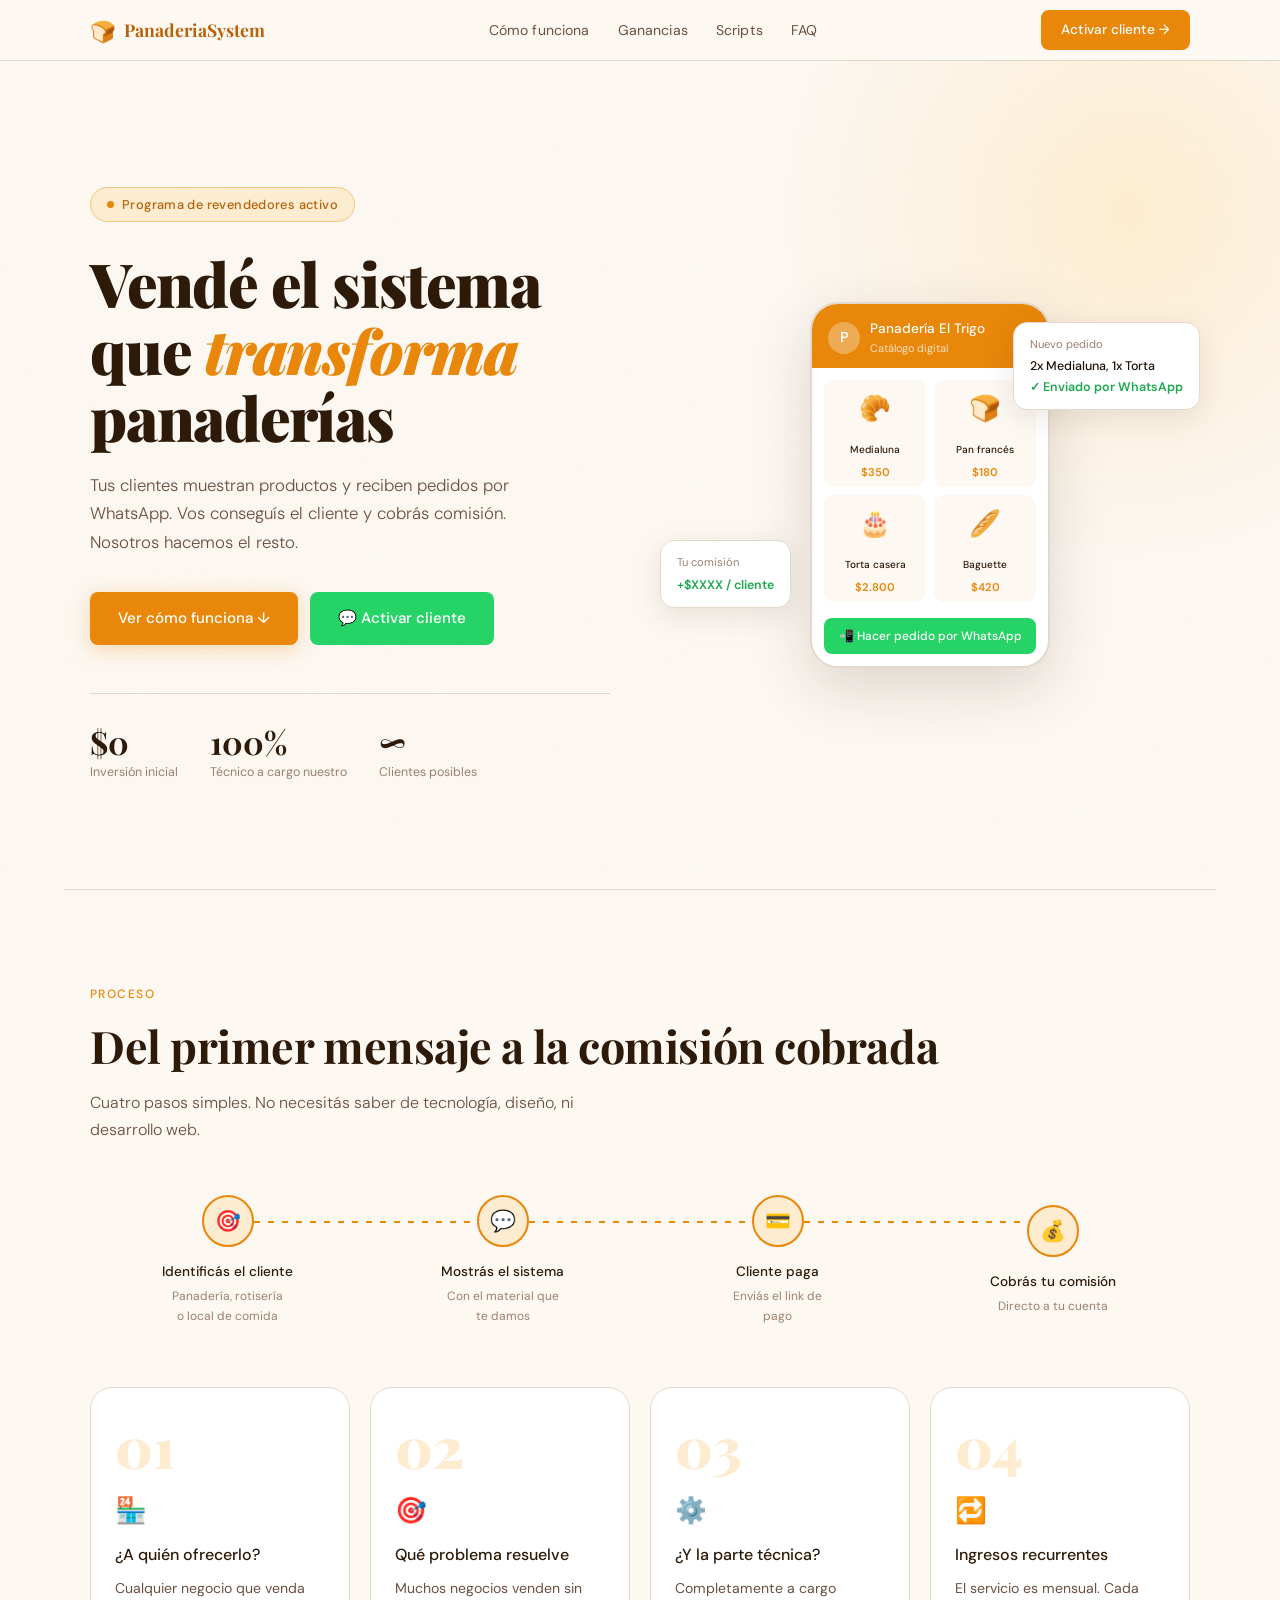
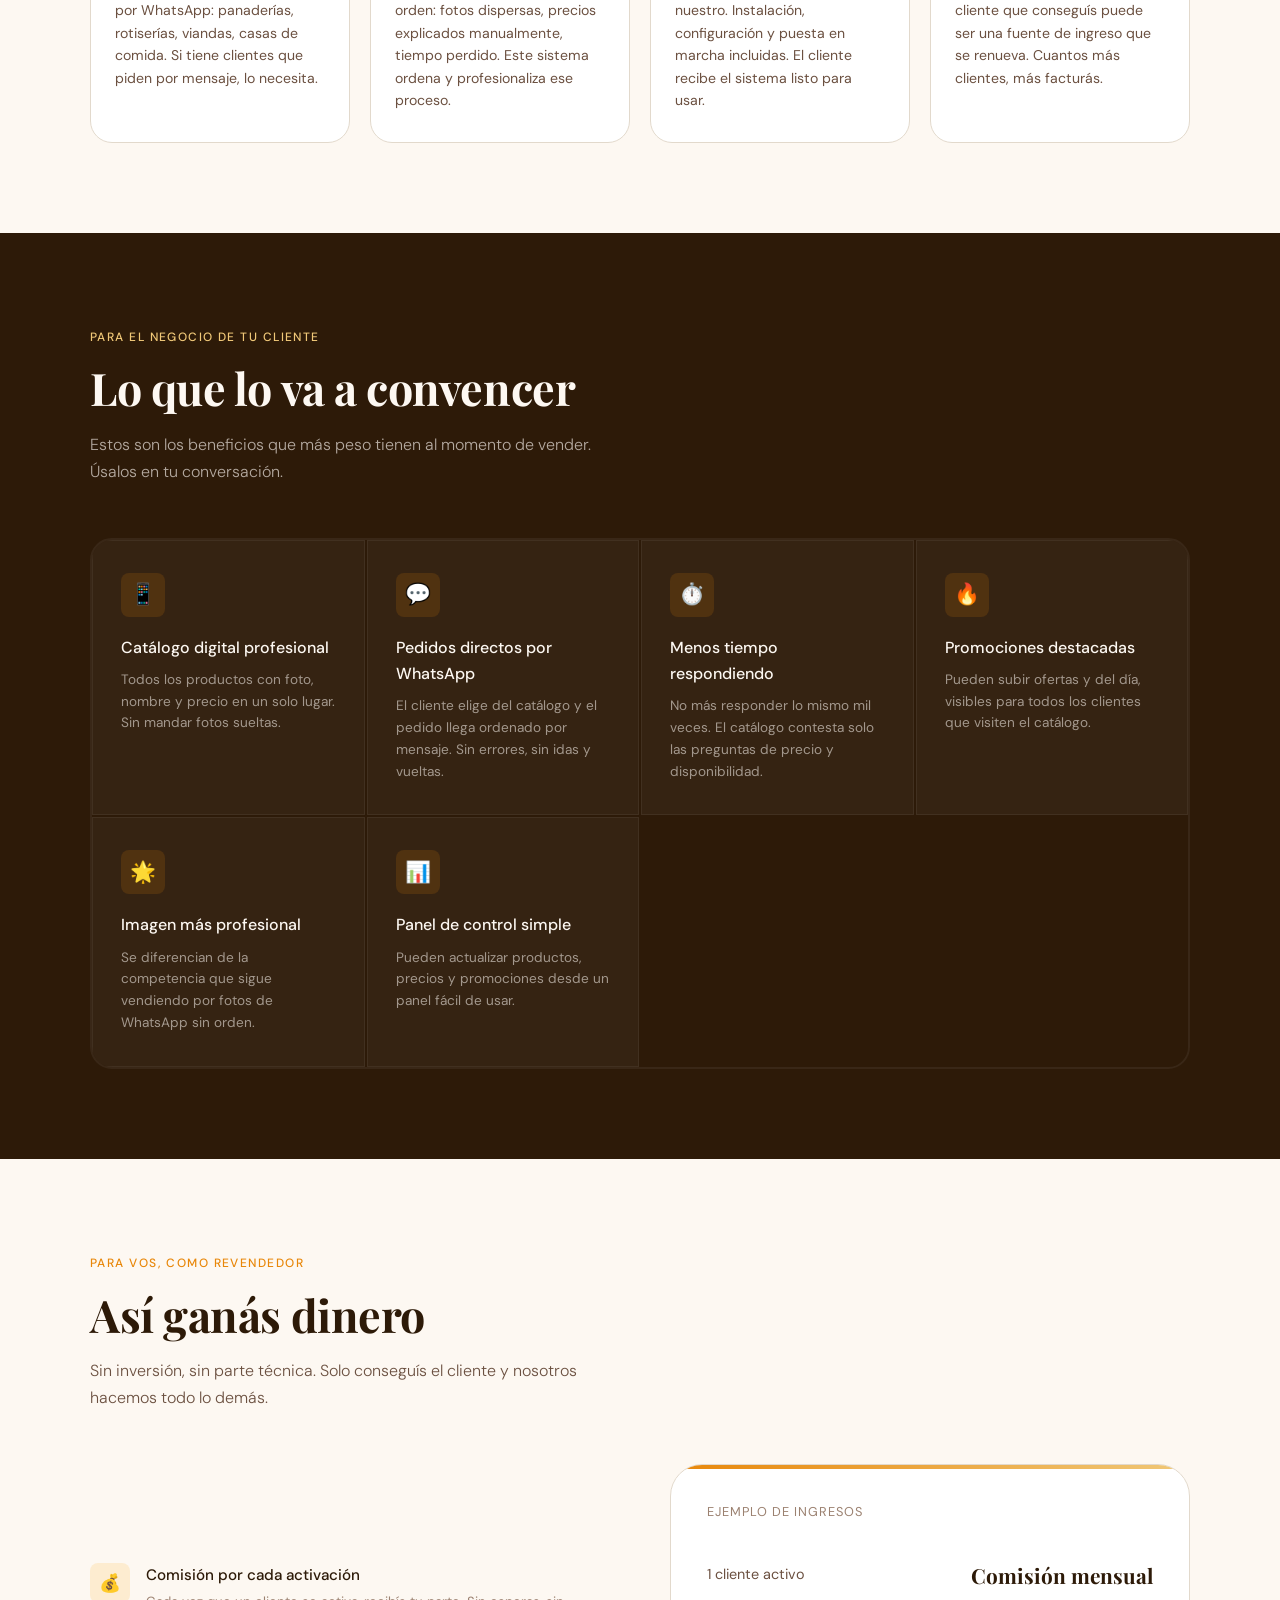
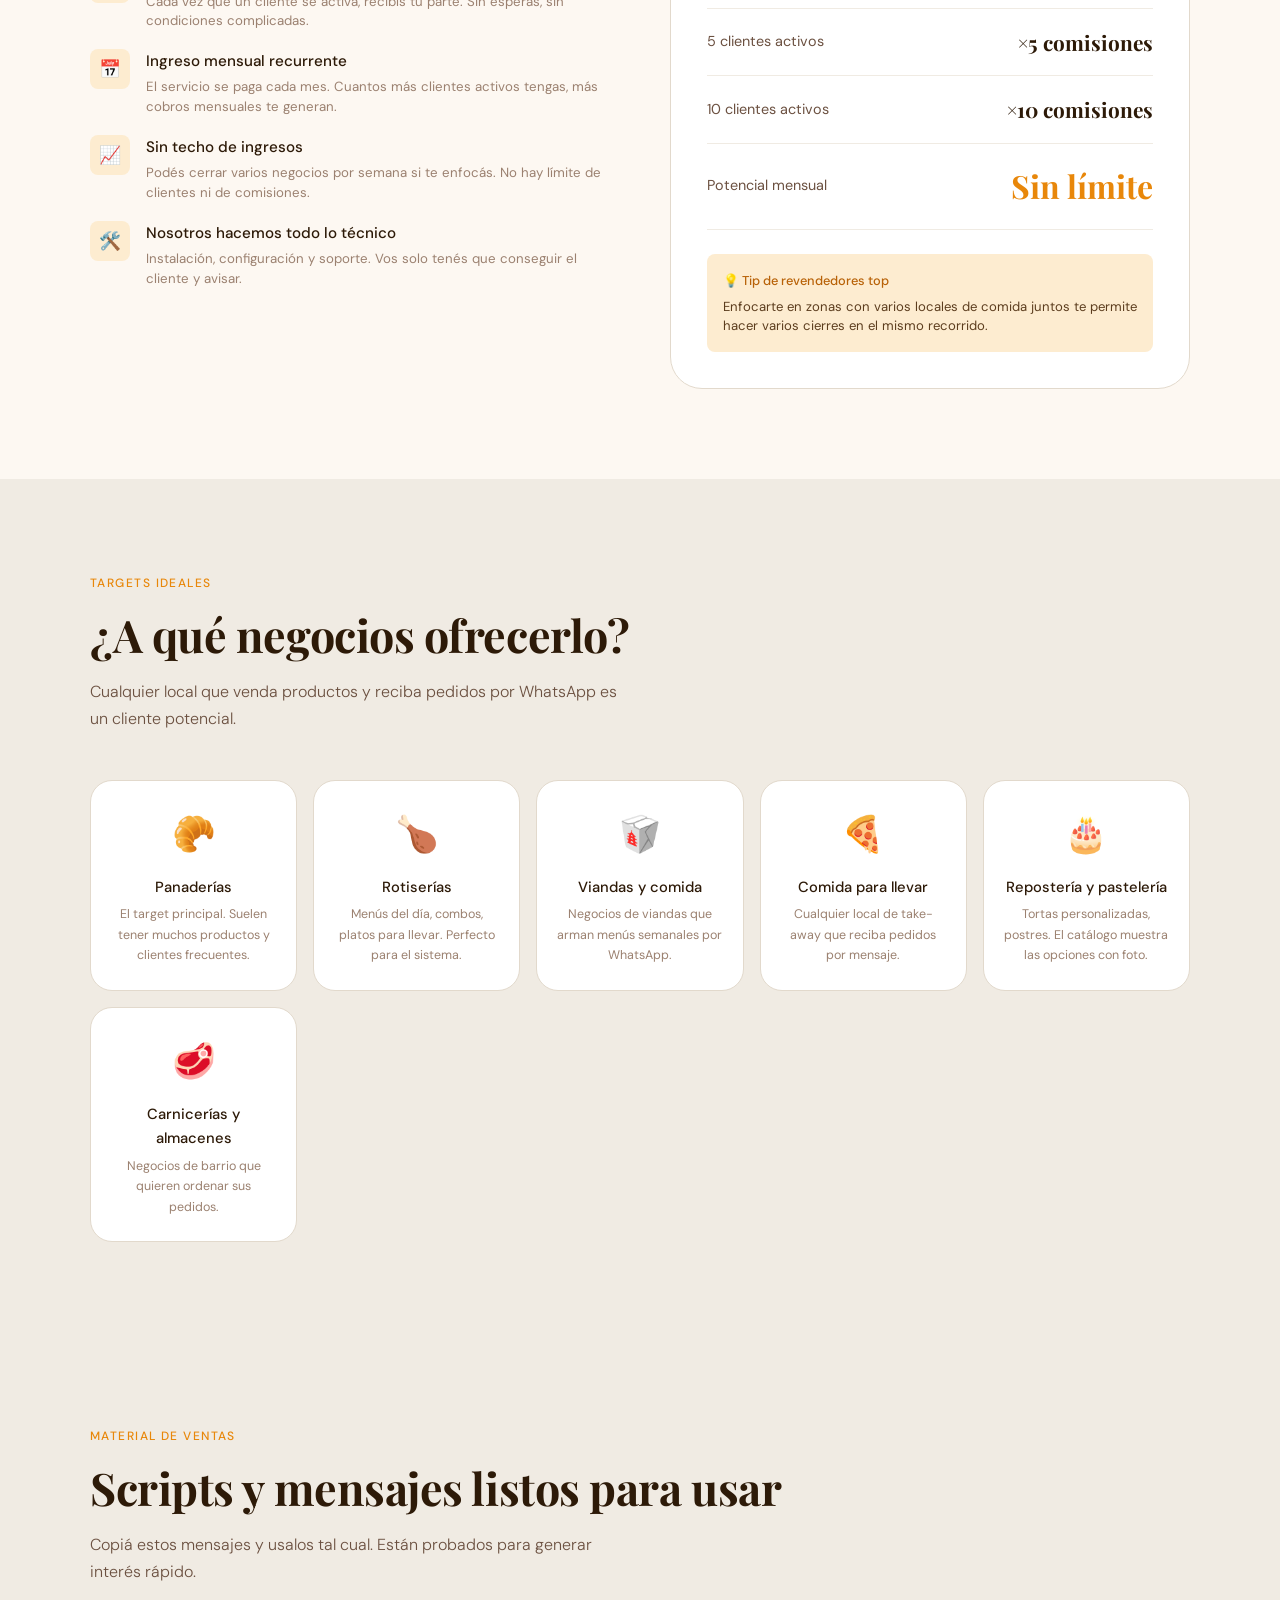
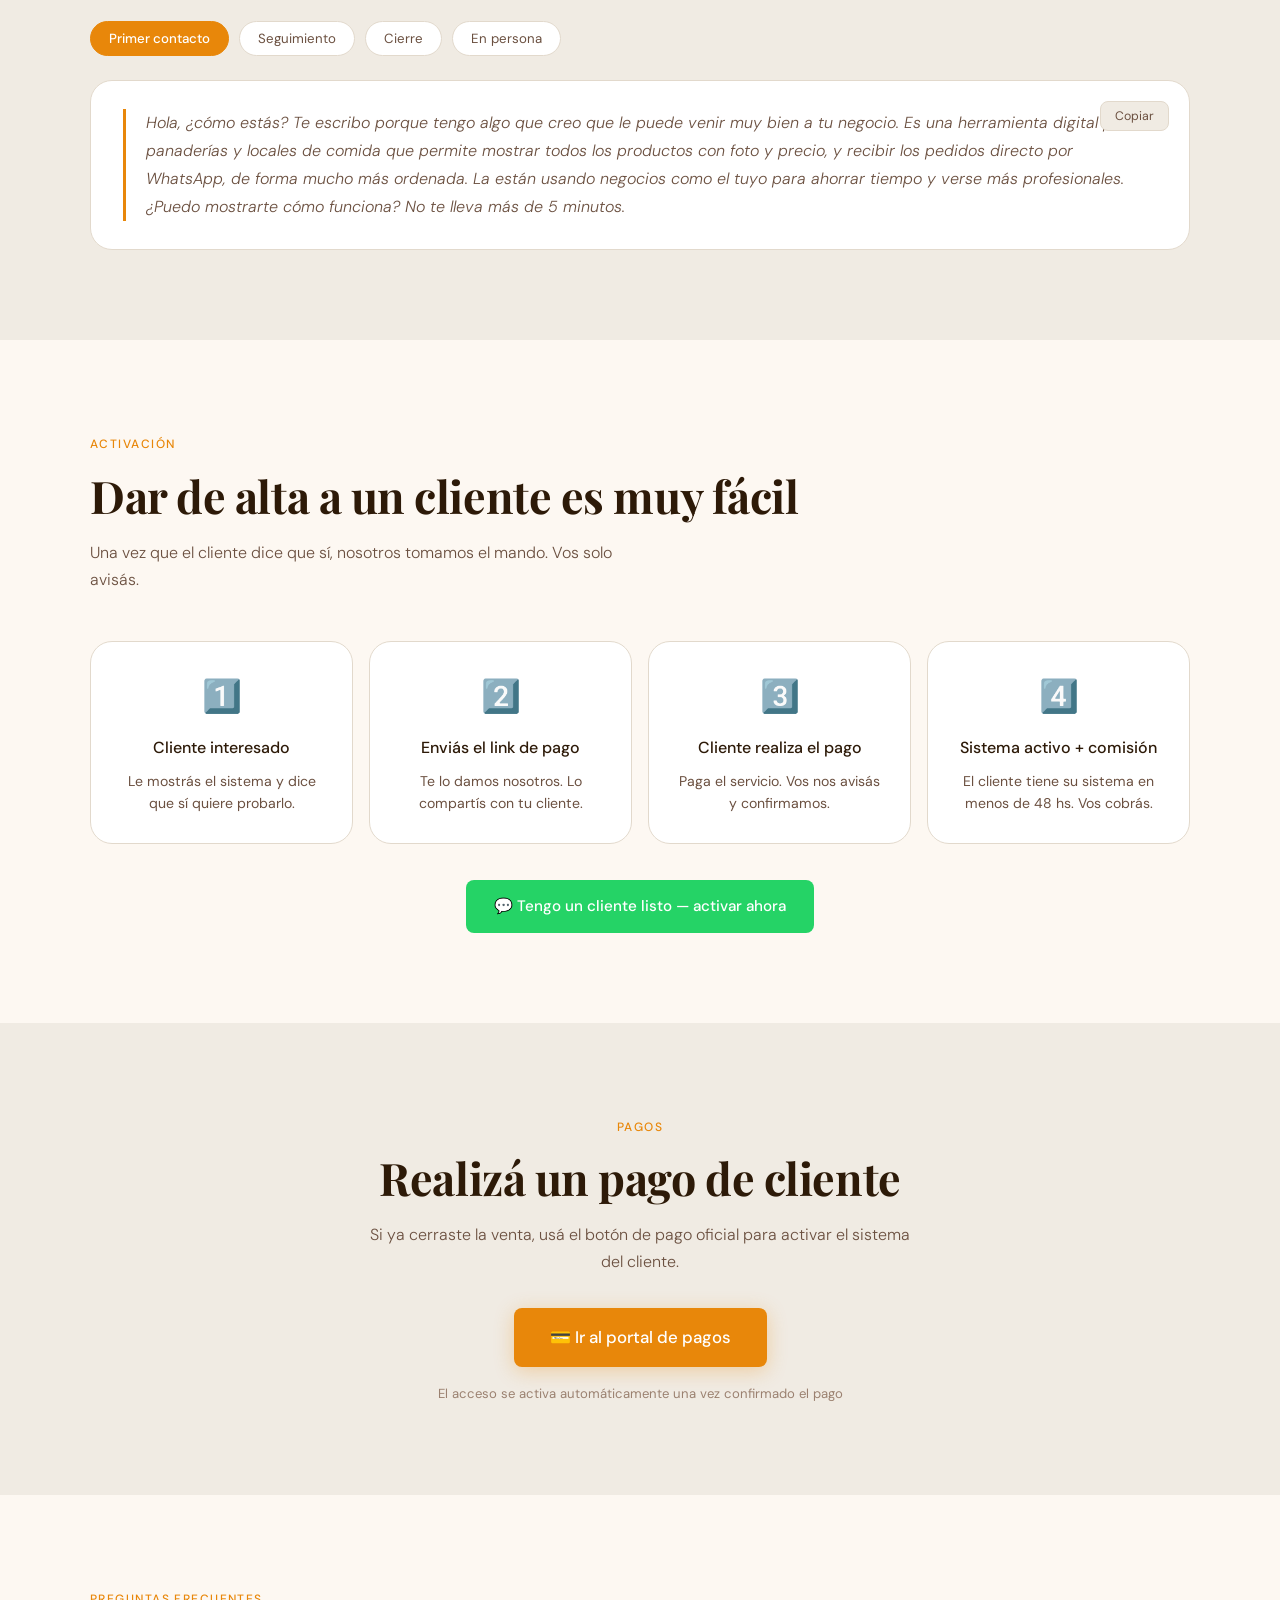
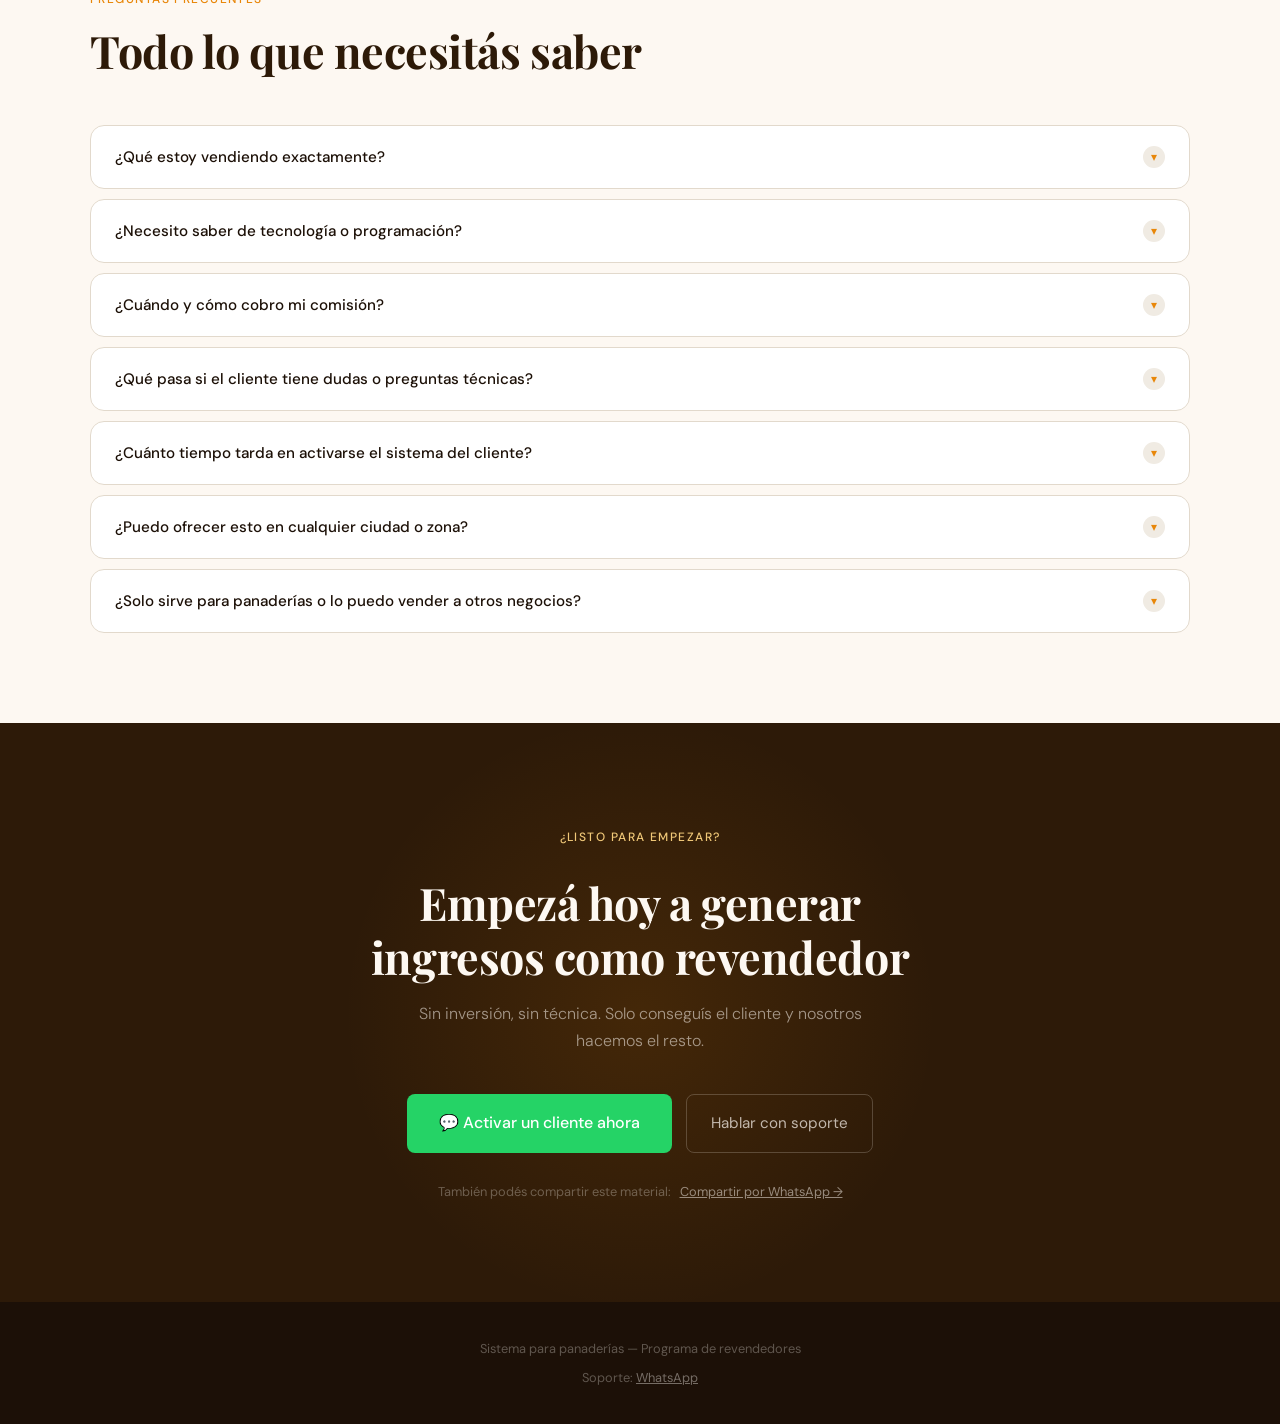
<file: landing.html>
<!DOCTYPE html>
<html lang="es">
<head>
<meta charset="UTF-8">
<meta name="viewport" content="width=device-width, initial-scale=1.0">
<title>Sistema para Panaderías — Revendedores</title>
<link rel="preconnect" href="https://fonts.googleapis.com">
<link href="https://fonts.googleapis.com/css2?family=Playfair+Display:wght@700;900&family=DM+Sans:wght@300;400;500&display=swap" rel="stylesheet">
<style>
:root {
  --cream: #fdf8f2;
  --warm-white: #fffcf8;
  --amber: #e8870a;
  --amber-light: #fdecd0;
  --amber-dark: #b86208;
  --brown: #2d1a08;
  --brown-mid: #5c3d1e;
  --brown-light: #9b6b3c;
  --gray-soft: #f0ebe3;
  --gray-border: #e2d9cc;
  --green-wa: #25D366;
  --green-wa-dark: #1da851;
  --text-primary: #1c1007;
  --text-secondary: #6b5040;
  --text-muted: #9b8170;
  --radius-sm: 8px;
  --radius-md: 14px;
  --radius-lg: 22px;
  --radius-xl: 32px;
}

*, *::before, *::after { margin: 0; padding: 0; box-sizing: border-box; }

html { scroll-behavior: smooth; font-size: 16px; }

body {
  font-family: 'DM Sans', sans-serif;
  background: var(--cream);
  color: var(--text-primary);
  line-height: 1.65;
  overflow-x: hidden;
}

/* ──────────── NOISE TEXTURE OVERLAY ──────────── */
body::before {
  content: '';
  position: fixed;
  inset: 0;
  background-image: url("data:image/svg+xml,%3Csvg xmlns='http://www.w3.org/2000/svg' width='300' height='300'%3E%3Cfilter id='n'%3E%3CfeTurbulence type='fractalNoise' baseFrequency='0.75' numOctaves='4' stitchTiles='stitch'/%3E%3C/filter%3E%3Crect width='300' height='300' filter='url(%23n)' opacity='0.03'/%3E%3C/svg%3E");
  pointer-events: none;
  z-index: 0;
}

/* ──────────── NAV ──────────── */
nav {
  position: sticky; top: 0; z-index: 100;
  background: rgba(253,248,242,0.92);
  backdrop-filter: blur(12px);
  border-bottom: 1px solid var(--gray-border);
  padding: 0 5%;
}
.nav-inner {
  max-width: 1100px; margin: auto;
  display: flex; align-items: center;
  justify-content: space-between;
  height: 60px;
}
.nav-logo {
  font-family: 'Playfair Display', serif;
  font-size: 1.1rem; font-weight: 700;
  color: var(--amber-dark);
  text-decoration: none;
  display: flex; align-items: center; gap: 8px;
}
.nav-logo span { font-size: 1.3rem; }
.nav-links { display: flex; gap: 28px; list-style: none; }
.nav-links a {
  font-size: 0.88rem; font-weight: 400;
  color: var(--text-secondary);
  text-decoration: none;
  letter-spacing: 0.01em;
  transition: color 0.2s;
}
.nav-links a:hover { color: var(--amber); }
.nav-cta {
  background: var(--amber); color: white;
  padding: 9px 20px; border-radius: var(--radius-sm);
  font-size: 0.85rem; font-weight: 500;
  text-decoration: none;
  transition: background 0.2s, transform 0.15s;
  white-space: nowrap;
}
.nav-cta:hover { background: var(--amber-dark); transform: translateY(-1px); }
.hamburger { display: none; cursor: pointer; flex-direction: column; gap: 5px; }
.hamburger span { width: 24px; height: 2px; background: var(--brown); border-radius: 2px; transition: all 0.3s; }

/* ──────────── HERO ──────────── */
.hero {
  min-height: 92vh;
  padding: 80px 5% 60px;
  display: flex; align-items: center;
  position: relative; overflow: hidden;
}
.hero-bg-circle {
  position: absolute;
  width: 700px; height: 700px;
  border-radius: 50%;
  background: radial-gradient(circle, #fdecd0 0%, transparent 70%);
  top: -200px; right: -200px;
  pointer-events: none;
}
.hero-inner {
  max-width: 1100px; margin: auto; width: 100%;
  display: grid; grid-template-columns: 1fr 1fr; gap: 60px; align-items: center;
  position: relative; z-index: 1;
}
.hero-badge {
  display: inline-flex; align-items: center; gap: 8px;
  background: var(--amber-light); color: var(--amber-dark);
  border: 1px solid #f0c878; border-radius: 100px;
  padding: 6px 16px; font-size: 0.8rem; font-weight: 500;
  margin-bottom: 28px; letter-spacing: 0.03em;
}
.hero-badge-dot {
  width: 7px; height: 7px; border-radius: 50%;
  background: var(--amber);
  animation: pulse 2s infinite;
}
@keyframes pulse {
  0%, 100% { opacity: 1; transform: scale(1); }
  50% { opacity: 0.5; transform: scale(1.4); }
}
.hero h1 {
  font-family: 'Playfair Display', serif;
  font-size: clamp(2.4rem, 5vw, 3.8rem);
  font-weight: 900;
  line-height: 1.1;
  letter-spacing: -0.02em;
  color: var(--brown);
  margin-bottom: 20px;
}
.hero h1 em {
  font-style: italic;
  color: var(--amber);
}
.hero-sub {
  font-size: 1.05rem;
  color: var(--text-secondary);
  max-width: 440px;
  margin-bottom: 36px;
  font-weight: 300;
  line-height: 1.7;
}
.hero-actions { display: flex; gap: 12px; flex-wrap: wrap; }
.btn-primary {
  display: inline-flex; align-items: center; gap: 8px;
  background: var(--amber); color: white;
  padding: 14px 28px; border-radius: var(--radius-sm);
  font-size: 0.95rem; font-weight: 500;
  text-decoration: none; border: none; cursor: pointer;
  transition: background 0.2s, transform 0.15s, box-shadow 0.2s;
  box-shadow: 0 4px 20px rgba(232,135,10,0.3);
}
.btn-primary:hover {
  background: var(--amber-dark);
  transform: translateY(-2px);
  box-shadow: 0 8px 30px rgba(232,135,10,0.35);
}
.btn-secondary {
  display: inline-flex; align-items: center; gap: 8px;
  background: transparent; color: var(--text-secondary);
  padding: 14px 24px; border-radius: var(--radius-sm);
  font-size: 0.95rem; font-weight: 400;
  text-decoration: none; border: 1.5px solid var(--gray-border);
  transition: all 0.2s; cursor: pointer;
}
.btn-secondary:hover {
  border-color: var(--amber);
  color: var(--amber);
  background: var(--amber-light);
}
.btn-whatsapp {
  display: inline-flex; align-items: center; gap: 8px;
  background: var(--green-wa); color: white;
  padding: 14px 28px; border-radius: var(--radius-sm);
  font-size: 0.95rem; font-weight: 500;
  text-decoration: none; border: none; cursor: pointer;
  transition: background 0.2s, transform 0.15s;
}
.btn-whatsapp:hover { background: var(--green-wa-dark); transform: translateY(-2px); }
.hero-stats {
  display: flex; gap: 32px; margin-top: 48px;
  padding-top: 32px; border-top: 1px solid var(--gray-border);
}
.stat-item { text-align: left; }
.stat-num {
  font-family: 'Playfair Display', serif;
  font-size: 2rem; font-weight: 700;
  color: var(--brown); line-height: 1;
}
.stat-label { font-size: 0.78rem; color: var(--text-muted); margin-top: 4px; }

/* ──────────── HERO VISUAL PANEL ──────────── */
.hero-visual {
  display: flex; flex-direction: column; gap: 14px;
  position: relative;
}
.mock-phone {
  width: 240px; margin: 0 auto;
  background: white;
  border-radius: 28px;
  border: 2px solid var(--gray-border);
  overflow: hidden;
  box-shadow: 0 20px 60px rgba(45,26,8,0.15);
}
.mock-phone-bar {
  background: var(--amber);
  padding: 14px 16px 10px;
  display: flex; align-items: center; gap: 10px;
}
.mock-avatar {
  width: 32px; height: 32px; border-radius: 50%;
  background: rgba(255,255,255,0.3);
  display: flex; align-items: center; justify-content: center;
  font-size: 0.9rem; font-weight: 600; color: white;
}
.mock-biz-name { font-size: 0.85rem; font-weight: 500; color: white; }
.mock-biz-sub { font-size: 0.68rem; color: rgba(255,255,255,0.75); }
.mock-products {
  display: grid; grid-template-columns: 1fr 1fr; gap: 8px;
  padding: 12px;
}
.mock-product {
  background: var(--cream); border-radius: 10px;
  overflow: hidden; text-align: center;
}
.mock-product-img {
  height: 58px;
  display: flex; align-items: center; justify-content: center;
  font-size: 1.6rem;
}
.mock-product-name { font-size: 0.63rem; font-weight: 500; padding: 4px 6px; color: var(--brown); }
.mock-product-price { font-size: 0.7rem; color: var(--amber); font-weight: 600; padding: 0 6px 6px; }
.mock-cta-btn {
  margin: 4px 12px 12px;
  background: var(--green-wa);
  color: white; border: none;
  border-radius: 8px; padding: 10px;
  font-size: 0.75rem; font-weight: 500;
  width: calc(100% - 24px); cursor: pointer;
  font-family: 'DM Sans', sans-serif;
}
.floating-card {
  position: absolute;
  background: white; border-radius: var(--radius-md);
  border: 1px solid var(--gray-border);
  padding: 12px 16px;
  box-shadow: 0 8px 30px rgba(45,26,8,0.1);
  font-size: 0.78rem;
}
.floating-card.right {
  right: -10px; top: 20px;
}
.floating-card.left {
  left: -10px; bottom: 60px;
}
.fc-label { color: var(--text-muted); font-size: 0.7rem; margin-bottom: 3px; }
.fc-value { font-weight: 500; color: var(--text-primary); }
.fc-green { color: var(--green-wa-dark); font-weight: 600; }

/* ──────────── SECTION BASE ──────────── */
.section { padding: 90px 5%; position: relative; z-index: 1; }
.section-inner { max-width: 1100px; margin: auto; }
.section-label {
  display: inline-block;
  font-size: 0.75rem; font-weight: 500; letter-spacing: 0.12em;
  text-transform: uppercase; color: var(--amber);
  margin-bottom: 14px;
}
.section-title {
  font-family: 'Playfair Display', serif;
  font-size: clamp(1.8rem, 3.5vw, 2.8rem);
  font-weight: 700; line-height: 1.2;
  color: var(--brown); margin-bottom: 16px;
  letter-spacing: -0.01em;
}
.section-sub {
  font-size: 1rem; color: var(--text-secondary);
  max-width: 540px; line-height: 1.7;
  font-weight: 300;
}
.divider { height: 1px; background: var(--gray-border); margin: 0 5%; }

/* ──────────── HOW IT WORKS ──────────── */
.steps-grid {
  display: grid;
  grid-template-columns: repeat(auto-fit, minmax(220px, 1fr));
  gap: 20px; margin-top: 52px;
}
.step-card {
  background: white; border: 1px solid var(--gray-border);
  border-radius: var(--radius-lg); padding: 30px 24px;
  position: relative; overflow: hidden;
  transition: transform 0.25s, box-shadow 0.25s;
}
.step-card:hover {
  transform: translateY(-4px);
  box-shadow: 0 16px 40px rgba(45,26,8,0.1);
}
.step-num {
  font-family: 'Playfair Display', serif;
  font-size: 3.5rem; font-weight: 900;
  color: var(--amber-light); line-height: 1;
  margin-bottom: 16px;
}
.step-icon { font-size: 1.6rem; margin-bottom: 10px; }
.step-title { font-size: 1rem; font-weight: 500; color: var(--brown); margin-bottom: 8px; }
.step-desc { font-size: 0.88rem; color: var(--text-secondary); line-height: 1.6; }
.step-card::after {
  content: '';
  position: absolute;
  bottom: 0; left: 0; right: 0;
  height: 3px;
  background: var(--amber);
  transform: scaleX(0);
  transition: transform 0.25s;
}
.step-card:hover::after { transform: scaleX(1); }

/* ──────────── BENEFITS ──────────── */
.benefits-section { background: var(--brown); }
.benefits-section .section-title { color: var(--cream); }
.benefits-section .section-label { color: #f0c878; }
.benefits-section .section-sub { color: rgba(253,248,242,0.65); }
.benefits-grid {
  display: grid;
  grid-template-columns: repeat(auto-fit, minmax(260px, 1fr));
  gap: 2px; margin-top: 52px;
  border: 2px solid rgba(255,255,255,0.06);
  border-radius: var(--radius-lg); overflow: hidden;
}
.benefit-item {
  padding: 32px 28px;
  background: rgba(255,255,255,0.04);
  border: 1px solid rgba(255,255,255,0.06);
  transition: background 0.25s;
}
.benefit-item:hover { background: rgba(255,255,255,0.08); }
.benefit-icon {
  width: 44px; height: 44px;
  background: rgba(232,135,10,0.15);
  border-radius: var(--radius-sm);
  display: flex; align-items: center; justify-content: center;
  font-size: 1.3rem; margin-bottom: 18px;
}
.benefit-title { font-size: 1rem; font-weight: 500; color: var(--cream); margin-bottom: 8px; }
.benefit-desc { font-size: 0.85rem; color: rgba(253,248,242,0.55); line-height: 1.6; }

/* ──────────── EARNINGS ──────────── */
.earnings-wrapper {
  display: grid; grid-template-columns: 1fr 1fr;
  gap: 60px; align-items: center;
  margin-top: 52px;
}
.earnings-card {
  background: white; border: 1px solid var(--gray-border);
  border-radius: var(--radius-xl); padding: 36px;
  position: relative; overflow: hidden;
}
.earnings-card::before {
  content: '';
  position: absolute; top: 0; left: 0; right: 0; height: 4px;
  background: linear-gradient(90deg, var(--amber), #f0c878);
}
.earnings-row {
  display: flex; justify-content: space-between; align-items: center;
  padding: 16px 0; border-bottom: 1px solid var(--gray-soft);
}
.earnings-row:last-child { border-bottom: none; }
.er-label { font-size: 0.9rem; color: var(--text-secondary); }
.er-val {
  font-family: 'Playfair Display', serif;
  font-size: 1.3rem; font-weight: 700; color: var(--brown);
}
.er-val.big { font-size: 2rem; color: var(--amber); }
.earnings-points { list-style: none; display: flex; flex-direction: column; gap: 18px; }
.ep-item { display: flex; gap: 16px; align-items: flex-start; }
.ep-icon {
  width: 40px; height: 40px; flex-shrink: 0;
  background: var(--amber-light); border-radius: var(--radius-sm);
  display: flex; align-items: center; justify-content: center; font-size: 1.1rem;
}
.ep-title { font-size: 0.95rem; font-weight: 500; color: var(--brown); margin-bottom: 3px; }
.ep-desc { font-size: 0.83rem; color: var(--text-muted); line-height: 1.5; }

/* ──────────── SCRIPTS / SALES ──────────── */
.scripts-section { background: var(--gray-soft); }
.scripts-tabs {
  display: flex; gap: 10px; flex-wrap: wrap;
  margin: 36px 0 24px;
}
.tab-btn {
  padding: 8px 18px; border-radius: 100px;
  border: 1.5px solid var(--gray-border);
  background: white; cursor: pointer;
  font-size: 0.83rem; font-weight: 400;
  color: var(--text-secondary);
  transition: all 0.2s;
  font-family: 'DM Sans', sans-serif;
}
.tab-btn.active {
  background: var(--amber); border-color: var(--amber);
  color: white; font-weight: 500;
}
.script-box {
  background: white; border: 1px solid var(--gray-border);
  border-radius: var(--radius-lg); padding: 28px 32px;
  position: relative;
}
.script-box.hidden { display: none; }
.script-quote {
  font-size: 1rem; color: var(--text-secondary); line-height: 1.75;
  font-style: italic; font-weight: 300;
  border-left: 3px solid var(--amber);
  padding-left: 20px;
}
.copy-btn {
  position: absolute; top: 20px; right: 20px;
  background: var(--gray-soft); border: 1px solid var(--gray-border);
  border-radius: var(--radius-sm);
  padding: 6px 14px; font-size: 0.77rem;
  cursor: pointer; font-family: 'DM Sans', sans-serif;
  color: var(--text-secondary);
  transition: all 0.2s;
}
.copy-btn:hover { background: var(--amber); color: white; border-color: var(--amber); }

/* ──────────── TARGETS ──────────── */
.targets-grid {
  display: grid; grid-template-columns: repeat(auto-fit, minmax(180px, 1fr));
  gap: 16px; margin-top: 48px;
}
.target-card {
  background: white; border: 1px solid var(--gray-border);
  border-radius: var(--radius-lg); padding: 24px 20px;
  text-align: center;
  transition: transform 0.2s, box-shadow 0.2s, border-color 0.2s;
  cursor: default;
}
.target-card:hover {
  transform: translateY(-3px);
  box-shadow: 0 12px 30px rgba(45,26,8,0.08);
  border-color: var(--amber);
}
.target-emoji { font-size: 2.2rem; margin-bottom: 12px; }
.target-name { font-size: 0.92rem; font-weight: 500; color: var(--brown); }
.target-desc { font-size: 0.78rem; color: var(--text-muted); margin-top: 5px; }

/* ──────────── FAQ ──────────── */
.faq-list { display: flex; flex-direction: column; gap: 10px; margin-top: 48px; }
.faq-item {
  background: white; border: 1px solid var(--gray-border);
  border-radius: var(--radius-md); overflow: hidden;
}
.faq-btn {
  width: 100%; padding: 20px 24px;
  display: flex; justify-content: space-between; align-items: center;
  background: none; border: none; cursor: pointer;
  font-family: 'DM Sans', sans-serif; font-size: 0.95rem; font-weight: 500;
  color: var(--text-primary); text-align: left;
  transition: background 0.2s;
}
.faq-btn:hover { background: var(--gray-soft); }
.faq-arrow {
  width: 22px; height: 22px; flex-shrink: 0;
  border-radius: 50%; background: var(--gray-soft);
  display: flex; align-items: center; justify-content: center;
  font-size: 0.75rem; color: var(--amber);
  transition: transform 0.3s, background 0.2s;
}
.faq-item.open .faq-arrow { transform: rotate(180deg); background: var(--amber-light); }
.faq-answer {
  max-height: 0; overflow: hidden;
  transition: max-height 0.35s ease, padding 0.3s;
  padding: 0 24px;
  font-size: 0.9rem; color: var(--text-secondary); line-height: 1.7;
}
.faq-item.open .faq-answer { max-height: 300px; padding: 0 24px 20px; }

/* ──────────── PROCESS ──────────── */
.process-track {
  display: flex; align-items: center; gap: 0;
  margin-top: 52px; flex-wrap: wrap;
}
.process-step {
  flex: 1; min-width: 140px;
  display: flex; flex-direction: column; align-items: center;
  text-align: center; position: relative;
}
.ps-circle {
  width: 52px; height: 52px; border-radius: 50%;
  background: var(--amber-light); border: 2px solid var(--amber);
  display: flex; align-items: center; justify-content: center;
  font-size: 1.3rem; margin-bottom: 14px; position: relative; z-index: 1;
}
.ps-title { font-size: 0.85rem; font-weight: 500; color: var(--brown); }
.ps-desc { font-size: 0.75rem; color: var(--text-muted); margin-top: 4px; max-width: 120px; }
.process-step:not(:last-child)::after {
  content: '';
  position: absolute;
  top: 26px; left: calc(50% + 26px);
  width: calc(100% - 52px);
  height: 2px;
  background: repeating-linear-gradient(90deg, var(--amber) 0, var(--amber) 6px, transparent 6px, transparent 14px);
}

/* ──────────── CTA FINAL ──────────── */
.cta-section {
  background: var(--brown); padding: 100px 5%;
  text-align: center; position: relative; overflow: hidden;
}
.cta-bg {
  position: absolute; width: 600px; height: 600px;
  border-radius: 50%; background: radial-gradient(circle, rgba(232,135,10,0.12) 0%, transparent 70%);
  top: 50%; left: 50%; transform: translate(-50%, -50%);
  pointer-events: none;
}
.cta-section .section-title { color: var(--cream); text-align: center; max-width: 600px; margin: 0 auto 16px; }
.cta-section .section-sub { color: rgba(253,248,242,0.55); text-align: center; max-width: 480px; margin: 0 auto 40px; }
.cta-actions { display: flex; gap: 14px; justify-content: center; flex-wrap: wrap; }

/* ──────────── FOOTER ──────────── */
footer {
  background: #1c1007; padding: 36px 5%;
  text-align: center;
  font-size: 0.8rem; color: rgba(253,248,242,0.3);
}

/* ──────────── SCROLL REVEAL ──────────── */
.reveal {
  opacity: 0; transform: translateY(28px);
  transition: opacity 0.6s ease, transform 0.6s ease;
}
.reveal.visible { opacity: 1; transform: translateY(0); }

/* ──────────── RESPONSIVE ──────────── */
@media (max-width: 900px) {
  .hero-inner { grid-template-columns: 1fr; gap: 50px; }
  .hero-visual { order: -1; }
  .mock-phone { width: 200px; }
  .floating-card { display: none; }
  .earnings-wrapper { grid-template-columns: 1fr; }
  .process-step:not(:last-child)::after { display: none; }
  .nav-links { display: none; }
  .hamburger { display: flex; }
}
@media (max-width: 600px) {
  .hero { padding: 60px 5% 40px; }
  .hero-stats { gap: 20px; flex-wrap: wrap; }
  .scripts-tabs { gap: 8px; }
  .btn-primary, .btn-whatsapp, .btn-secondary { font-size: 0.88rem; padding: 12px 20px; }
}

/* ──────────── MOBILE MENU ──────────── */
.mobile-menu {
  display: none; position: fixed; inset: 0;
  background: rgba(28,16,7,0.95); backdrop-filter: blur(10px);
  z-index: 200; flex-direction: column; align-items: center; justify-content: center;
  gap: 28px;
}
.mobile-menu.open { display: flex; }
.mobile-menu a {
  font-family: 'Playfair Display', serif;
  font-size: 1.8rem; font-weight: 700; color: var(--cream);
  text-decoration: none; transition: color 0.2s;
}
.mobile-menu a:hover { color: var(--amber); }
.mobile-close {
  position: absolute; top: 20px; right: 24px;
  background: none; border: none; font-size: 1.8rem;
  color: var(--cream); cursor: pointer;
}
</style>
</head>
<body>

<!-- NAV -->
<nav>
  <div class="nav-inner">
    <a href="#" class="nav-logo"><span>🍞</span> PanaderiaSystem</a>
    <ul class="nav-links">
      <li><a href="#como-funciona">Cómo funciona</a></li>
      <li><a href="#ganancias">Ganancias</a></li>
      <li><a href="#scripts">Scripts</a></li>
      <li><a href="#faq">FAQ</a></li>
    </ul>
    <a href="https://wa.me/542646706973?text=Hola,%20tengo%20un%20cliente%20listo%20para%20activar" class="nav-cta">Activar cliente →</a>
    <div class="hamburger" id="hamburger">
      <span></span><span></span><span></span>
    </div>
  </div>
</nav>

<!-- MOBILE MENU -->
<div class="mobile-menu" id="mobileMenu">
  <button class="mobile-close" id="menuClose">✕</button>
  <a href="#como-funciona" class="menu-link">Cómo funciona</a>
  <a href="#ganancias" class="menu-link">Ganancias</a>
  <a href="#scripts" class="menu-link">Scripts</a>
  <a href="#faq" class="menu-link">FAQ</a>
  <a href="https://wa.me/542646706973?text=Hola,%20tengo%20un%20cliente%20listo%20para%20activar" style="color: var(--amber) !important; font-size: 1.3rem;">Activar cliente →</a>
</div>

<!-- HERO -->
<section class="hero">
  <div class="hero-bg-circle"></div>
  <div class="hero-inner">
    <div>
      <div class="hero-badge">
        <span class="hero-badge-dot"></span>
        Programa de revendedores activo
      </div>
      <h1>Vendé el sistema que <em>transforma</em> panaderías</h1>
      <p class="hero-sub">Tus clientes muestran productos y reciben pedidos por WhatsApp. Vos conseguís el cliente y cobrás comisión. Nosotros hacemos el resto.</p>
      <div class="hero-actions">
        <a href="#como-funciona" class="btn-primary">Ver cómo funciona ↓</a>
        <a href="https://wa.me/542646706973?text=Hola,%20tengo%20un%20cliente%20listo%20para%20activar" class="btn-whatsapp">💬 Activar cliente</a>
      </div>
      <div class="hero-stats">
        <div class="stat-item">
          <div class="stat-num">$0</div>
          <div class="stat-label">Inversión inicial</div>
        </div>
        <div class="stat-item">
          <div class="stat-num">100%</div>
          <div class="stat-label">Técnico a cargo nuestro</div>
        </div>
        <div class="stat-item">
          <div class="stat-num">∞</div>
          <div class="stat-label">Clientes posibles</div>
        </div>
      </div>
    </div>
    <div class="hero-visual">
      <div class="mock-phone">
        <div class="mock-phone-bar">
          <div class="mock-avatar">P</div>
          <div>
            <div class="mock-biz-name">Panadería El Trigo</div>
            <div class="mock-biz-sub">Catálogo digital</div>
          </div>
        </div>
        <div class="mock-products">
          <div class="mock-product">
            <div class="mock-product-img">🥐</div>
            <div class="mock-product-name">Medialuna</div>
            <div class="mock-product-price">$350</div>
          </div>
          <div class="mock-product">
            <div class="mock-product-img">🍞</div>
            <div class="mock-product-name">Pan francés</div>
            <div class="mock-product-price">$180</div>
          </div>
          <div class="mock-product">
            <div class="mock-product-img">🎂</div>
            <div class="mock-product-name">Torta casera</div>
            <div class="mock-product-price">$2.800</div>
          </div>
          <div class="mock-product">
            <div class="mock-product-img">🥖</div>
            <div class="mock-product-name">Baguette</div>
            <div class="mock-product-price">$420</div>
          </div>
        </div>
        <button class="mock-cta-btn">📲 Hacer pedido por WhatsApp</button>
      </div>
      <div class="floating-card right">
        <div class="fc-label">Nuevo pedido</div>
        <div class="fc-value">2x Medialuna, 1x Torta</div>
        <div class="fc-green">✓ Enviado por WhatsApp</div>
      </div>
      <div class="floating-card left">
        <div class="fc-label">Tu comisión</div>
        <div class="fc-value fc-green">+$XXXX / cliente</div>
      </div>
    </div>
  </div>
</section>

<div class="divider"></div>

<!-- CÓMO FUNCIONA -->
<section class="section" id="como-funciona">
  <div class="section-inner">
    <div class="reveal">
      <span class="section-label">Proceso</span>
      <h2 class="section-title">Del primer mensaje a la comisión cobrada</h2>
      <p class="section-sub">Cuatro pasos simples. No necesitás saber de tecnología, diseño, ni desarrollo web.</p>
    </div>

    <div class="process-track reveal">
      <div class="process-step">
        <div class="ps-circle">🎯</div>
        <div class="ps-title">Identificás el cliente</div>
        <div class="ps-desc">Panadería, rotisería o local de comida</div>
      </div>
      <div class="process-step">
        <div class="ps-circle">💬</div>
        <div class="ps-title">Mostrás el sistema</div>
        <div class="ps-desc">Con el material que te damos</div>
      </div>
      <div class="process-step">
        <div class="ps-circle">💳</div>
        <div class="ps-title">Cliente paga</div>
        <div class="ps-desc">Enviás el link de pago</div>
      </div>
      <div class="process-step">
        <div class="ps-circle">💰</div>
        <div class="ps-title">Cobrás tu comisión</div>
        <div class="ps-desc">Directo a tu cuenta</div>
      </div>
    </div>

    <div class="steps-grid" style="margin-top: 60px;">
      <div class="step-card reveal">
        <div class="step-num">01</div>
        <div class="step-icon">🏪</div>
        <div class="step-title">¿A quién ofrecerlo?</div>
        <div class="step-desc">Cualquier negocio que venda por WhatsApp: panaderías, rotiserías, viandas, casas de comida. Si tiene clientes que piden por mensaje, lo necesita.</div>
      </div>
      <div class="step-card reveal">
        <div class="step-num">02</div>
        <div class="step-icon">🎯</div>
        <div class="step-title">Qué problema resuelve</div>
        <div class="step-desc">Muchos negocios venden sin orden: fotos dispersas, precios explicados manualmente, tiempo perdido. Este sistema ordena y profesionaliza ese proceso.</div>
      </div>
      <div class="step-card reveal">
        <div class="step-num">03</div>
        <div class="step-icon">⚙️</div>
        <div class="step-title">¿Y la parte técnica?</div>
        <div class="step-desc">Completamente a cargo nuestro. Instalación, configuración y puesta en marcha incluidas. El cliente recibe el sistema listo para usar.</div>
      </div>
      <div class="step-card reveal">
        <div class="step-num">04</div>
        <div class="step-icon">🔁</div>
        <div class="step-title">Ingresos recurrentes</div>
        <div class="step-desc">El servicio es mensual. Cada cliente que conseguís puede ser una fuente de ingreso que se renueva. Cuantos más clientes, más facturás.</div>
      </div>
    </div>
  </div>
</section>

<!-- BENEFICIOS (DARK) -->
<section class="section benefits-section">
  <div class="section-inner">
    <div class="reveal">
      <span class="section-label">Para el negocio de tu cliente</span>
      <h2 class="section-title">Lo que lo va a convencer</h2>
      <p class="section-sub">Estos son los beneficios que más peso tienen al momento de vender. Úsalos en tu conversación.</p>
    </div>
    <div class="benefits-grid reveal">
      <div class="benefit-item">
        <div class="benefit-icon">📱</div>
        <div class="benefit-title">Catálogo digital profesional</div>
        <div class="benefit-desc">Todos los productos con foto, nombre y precio en un solo lugar. Sin mandar fotos sueltas.</div>
      </div>
      <div class="benefit-item">
        <div class="benefit-icon">💬</div>
        <div class="benefit-title">Pedidos directos por WhatsApp</div>
        <div class="benefit-desc">El cliente elige del catálogo y el pedido llega ordenado por mensaje. Sin errores, sin idas y vueltas.</div>
      </div>
      <div class="benefit-item">
        <div class="benefit-icon">⏱️</div>
        <div class="benefit-title">Menos tiempo respondiendo</div>
        <div class="benefit-desc">No más responder lo mismo mil veces. El catálogo contesta solo las preguntas de precio y disponibilidad.</div>
      </div>
      <div class="benefit-item">
        <div class="benefit-icon">🔥</div>
        <div class="benefit-title">Promociones destacadas</div>
        <div class="benefit-desc">Pueden subir ofertas y del día, visibles para todos los clientes que visiten el catálogo.</div>
      </div>
      <div class="benefit-item">
        <div class="benefit-icon">🌟</div>
        <div class="benefit-title">Imagen más profesional</div>
        <div class="benefit-desc">Se diferencian de la competencia que sigue vendiendo por fotos de WhatsApp sin orden.</div>
      </div>
      <div class="benefit-item">
        <div class="benefit-icon">📊</div>
        <div class="benefit-title">Panel de control simple</div>
        <div class="benefit-desc">Pueden actualizar productos, precios y promociones desde un panel fácil de usar.</div>
      </div>
    </div>
  </div>
</section>

<!-- GANANCIAS -->
<section class="section" id="ganancias">
  <div class="section-inner">
    <div class="reveal">
      <span class="section-label">Para vos, como revendedor</span>
      <h2 class="section-title">Así ganás dinero</h2>
      <p class="section-sub">Sin inversión, sin parte técnica. Solo conseguís el cliente y nosotros hacemos todo lo demás.</p>
    </div>
    <div class="earnings-wrapper">
      <div class="reveal">
        <ul class="earnings-points">
          <li class="ep-item">
            <div class="ep-icon">💰</div>
            <div>
              <div class="ep-title">Comisión por cada activación</div>
              <div class="ep-desc">Cada vez que un cliente se activa, recibís tu parte. Sin esperas, sin condiciones complicadas.</div>
            </div>
          </li>
          <li class="ep-item">
            <div class="ep-icon">📅</div>
            <div>
              <div class="ep-title">Ingreso mensual recurrente</div>
              <div class="ep-desc">El servicio se paga cada mes. Cuantos más clientes activos tengas, más cobros mensuales te generan.</div>
            </div>
          </li>
          <li class="ep-item">
            <div class="ep-icon">📈</div>
            <div>
              <div class="ep-title">Sin techo de ingresos</div>
              <div class="ep-desc">Podés cerrar varios negocios por semana si te enfocás. No hay límite de clientes ni de comisiones.</div>
            </div>
          </li>
          <li class="ep-item">
            <div class="ep-icon">🛠️</div>
            <div>
              <div class="ep-title">Nosotros hacemos todo lo técnico</div>
              <div class="ep-desc">Instalación, configuración y soporte. Vos solo tenés que conseguir el cliente y avisar.</div>
            </div>
          </li>
        </ul>
      </div>
      <div class="reveal">
        <div class="earnings-card">
          <div style="font-size: 0.8rem; color: var(--text-muted); text-transform: uppercase; letter-spacing: 0.08em; margin-bottom: 20px;">Ejemplo de ingresos</div>
          <div class="earnings-row">
            <span class="er-label">1 cliente activo</span>
            <span class="er-val">Comisión mensual</span>
          </div>
          <div class="earnings-row">
            <span class="er-label">5 clientes activos</span>
            <span class="er-val">×5 comisiones</span>
          </div>
          <div class="earnings-row">
            <span class="er-label">10 clientes activos</span>
            <span class="er-val">×10 comisiones</span>
          </div>
          <div class="earnings-row">
            <span class="er-label">Potencial mensual</span>
            <span class="er-val big">Sin límite</span>
          </div>
          <div style="margin-top: 24px; padding: 16px; background: var(--amber-light); border-radius: var(--radius-sm);">
            <div style="font-size: 0.8rem; color: var(--amber-dark); font-weight: 500;">💡 Tip de revendedores top</div>
            <div style="font-size: 0.82rem; color: var(--brown-mid); margin-top: 6px; line-height: 1.5;">Enfocarte en zonas con varios locales de comida juntos te permite hacer varios cierres en el mismo recorrido.</div>
          </div>
        </div>
      </div>
    </div>
  </div>
</section>

<!-- A QUIÉN VENDERLE -->
<section class="section" style="background: var(--gray-soft);">
  <div class="section-inner">
    <div class="reveal">
      <span class="section-label">Targets ideales</span>
      <h2 class="section-title">¿A qué negocios ofrecerlo?</h2>
      <p class="section-sub">Cualquier local que venda productos y reciba pedidos por WhatsApp es un cliente potencial.</p>
    </div>
    <div class="targets-grid reveal">
      <div class="target-card">
        <div class="target-emoji">🥐</div>
        <div class="target-name">Panaderías</div>
        <div class="target-desc">El target principal. Suelen tener muchos productos y clientes frecuentes.</div>
      </div>
      <div class="target-card">
        <div class="target-emoji">🍗</div>
        <div class="target-name">Rotiserías</div>
        <div class="target-desc">Menús del día, combos, platos para llevar. Perfecto para el sistema.</div>
      </div>
      <div class="target-card">
        <div class="target-emoji">🥡</div>
        <div class="target-name">Viandas y comida</div>
        <div class="target-desc">Negocios de viandas que arman menús semanales por WhatsApp.</div>
      </div>
      <div class="target-card">
        <div class="target-emoji">🍕</div>
        <div class="target-name">Comida para llevar</div>
        <div class="target-desc">Cualquier local de take-away que reciba pedidos por mensaje.</div>
      </div>
      <div class="target-card">
        <div class="target-emoji">🎂</div>
        <div class="target-name">Repostería y pastelería</div>
        <div class="target-desc">Tortas personalizadas, postres. El catálogo muestra las opciones con foto.</div>
      </div>
      <div class="target-card">
        <div class="target-emoji">🥩</div>
        <div class="target-name">Carnicerías y almacenes</div>
        <div class="target-desc">Negocios de barrio que quieren ordenar sus pedidos.</div>
      </div>
    </div>
  </div>
</section>

<!-- SCRIPTS DE VENTA -->
<section class="section scripts-section" id="scripts">
  <div class="section-inner">
    <div class="reveal">
      <span class="section-label">Material de ventas</span>
      <h2 class="section-title">Scripts y mensajes listos para usar</h2>
      <p class="section-sub">Copiá estos mensajes y usalos tal cual. Están probados para generar interés rápido.</p>
    </div>
    <div class="scripts-tabs reveal">
      <button class="tab-btn active" data-tab="0">Primer contacto</button>
      <button class="tab-btn" data-tab="1">Seguimiento</button>
      <button class="tab-btn" data-tab="2">Cierre</button>
      <button class="tab-btn" data-tab="3">En persona</button>
    </div>
    <div class="script-box reveal" id="script-0">
      <button class="copy-btn" data-script="0">Copiar</button>
      <p class="script-quote">Hola, ¿cómo estás? Te escribo porque tengo algo que creo que le puede venir muy bien a tu negocio. Es una herramienta digital para panaderías y locales de comida que permite mostrar todos los productos con foto y precio, y recibir los pedidos directo por WhatsApp, de forma mucho más ordenada. La están usando negocios como el tuyo para ahorrar tiempo y verse más profesionales. ¿Puedo mostrarte cómo funciona? No te lleva más de 5 minutos.</p>
    </div>
    <div class="script-box reveal hidden" id="script-1">
      <button class="copy-btn" data-script="1">Copiar</button>
      <p class="script-quote">Hola, te hago un seguimiento de lo que te comenté el otro día. Te quería mostrar esto en concreto: [link del demo]. Básicamente tus clientes verían algo así, eligen lo que quieren y te llega el pedido ordenado por WhatsApp. ¿Qué te parece? ¿Lo vemos esta semana?</p>
    </div>
    <div class="script-box reveal hidden" id="script-2">
      <button class="copy-btn" data-script="2">Copiar</button>
      <p class="script-quote">Perfecto, ¿arrancamos? El proceso es simple: te mandamos el link de pago, lo confirmás, y en menos de 48 horas tenés el sistema funcionando con tus productos. Nosotros cargamos todo. Vos solo empezás a compartir el catálogo con tus clientes.</p>
    </div>
    <div class="script-box reveal hidden" id="script-3">
      <button class="copy-btn" data-script="3">Copiar</button>
      <p class="script-quote">Mirá, te muestro cómo quedaría tu negocio. [mostrar demo en el celular]. Básicamente tus clientes entran acá, ven todo lo que vendés, eligen y te manda un WhatsApp con el pedido listo. Nada de fotos sueltas, nada de explicar precios. ¿Querés que lo activemos?</p>
    </div>
  </div>
</section>

<!-- PROCESO DE ALTA -->
<section class="section">
  <div class="section-inner">
    <div class="reveal">
      <span class="section-label">Activación</span>
      <h2 class="section-title">Dar de alta a un cliente es muy fácil</h2>
      <p class="section-sub">Una vez que el cliente dice que sí, nosotros tomamos el mando. Vos solo avisás.</p>
    </div>

    <div style="display: grid; grid-template-columns: repeat(auto-fit, minmax(220px,1fr)); gap: 16px; margin-top: 48px;">
      <div class="step-card reveal" style="text-align:center; padding:28px;">
        <div style="font-size:2rem; margin-bottom:12px;">1️⃣</div>
        <div class="step-title">Cliente interesado</div>
        <div class="step-desc">Le mostrás el sistema y dice que sí quiere probarlo.</div>
      </div>
      <div class="step-card reveal" style="text-align:center; padding:28px;">
        <div style="font-size:2rem; margin-bottom:12px;">2️⃣</div>
        <div class="step-title">Enviás el link de pago</div>
        <div class="step-desc">Te lo damos nosotros. Lo compartís con tu cliente.</div>
      </div>
      <div class="step-card reveal" style="text-align:center; padding:28px;">
        <div style="font-size:2rem; margin-bottom:12px;">3️⃣</div>
        <div class="step-title">Cliente realiza el pago</div>
        <div class="step-desc">Paga el servicio. Vos nos avisás y confirmamos.</div>
      </div>
      <div class="step-card reveal" style="text-align:center; padding:28px;">
        <div style="font-size:2rem; margin-bottom:12px;">4️⃣</div>
        <div class="step-title">Sistema activo + comisión</div>
        <div class="step-desc">El cliente tiene su sistema en menos de 48 hs. Vos cobrás.</div>
      </div>
    </div>

    <div style="margin-top: 36px; text-align:center;" class="reveal">
      <a href="https://wa.me/542646706973?text=Hola,%20tengo%20un%20cliente%20listo%20para%20activar" class="btn-whatsapp">💬 Tengo un cliente listo — activar ahora</a>
    </div>
  </div>
</section>

<!-- PAGO -->
<section class="section" style="background: var(--gray-soft);">
  <div class="section-inner" style="text-align:center;">
    <div class="reveal">
      <span class="section-label">Pagos</span>
      <h2 class="section-title">Realizá un pago de cliente</h2>
      <p class="section-sub" style="margin: 0 auto 32px;">Si ya cerraste la venta, usá el botón de pago oficial para activar el sistema del cliente.</p>
      <a href="https://estudio-web.github.io/A/payments.html" class="btn-primary" style="font-size: 1.05rem; padding: 16px 36px;">💳 Ir al portal de pagos</a>
      <p style="margin-top: 16px; font-size: 0.82rem; color: var(--text-muted);">El acceso se activa automáticamente una vez confirmado el pago</p>
    </div>
  </div>
</section>

<!-- FAQ -->
<section class="section" id="faq">
  <div class="section-inner">
    <div class="reveal">
      <span class="section-label">Preguntas frecuentes</span>
      <h2 class="section-title">Todo lo que necesitás saber</h2>
    </div>
    <div class="faq-list reveal">
      <div class="faq-item">
        <button class="faq-btn">¿Qué estoy vendiendo exactamente? <span class="faq-arrow">▾</span></button>
        <div class="faq-answer">Un sistema digital que permite a panaderías y locales de comida mostrar sus productos y recibir pedidos directamente por WhatsApp, de forma ordenada y profesional. No es una simple web, es una herramienta de ventas completa.</div>
      </div>
      <div class="faq-item">
        <button class="faq-btn">¿Necesito saber de tecnología o programación? <span class="faq-arrow">▾</span></button>
        <div class="faq-answer">Para nada. Tu trabajo es mostrar el sistema y conseguir clientes. Toda la parte técnica — instalación, configuración y soporte — la manejamos nosotros completamente.</div>
      </div>
      <div class="faq-item">
        <button class="faq-btn">¿Cuándo y cómo cobro mi comisión? <span class="faq-arrow">▾</span></button>
        <div class="faq-answer">Cobrás una vez que el cliente realiza el pago y el sistema queda activo. Como el servicio es mensual, podés generar ingresos recurrentes de cada cliente que consigas.</div>
      </div>
      <div class="faq-item">
        <button class="faq-btn">¿Qué pasa si el cliente tiene dudas o preguntas técnicas? <span class="faq-arrow">▾</span></button>
        <div class="faq-answer">Podés derivarlo directamente a nosotros. Te damos soporte completo para ayudarte a cerrar la venta sin complicaciones. Podés contactarnos en cualquier momento por WhatsApp.</div>
      </div>
      <div class="faq-item">
        <button class="faq-btn">¿Cuánto tiempo tarda en activarse el sistema del cliente? <span class="faq-arrow">▾</span></button>
        <div class="faq-answer">En menos de 48 horas hábiles el cliente tiene su sistema funcionando con sus productos cargados. Nosotros nos encargamos de todo el setup inicial.</div>
      </div>
      <div class="faq-item">
        <button class="faq-btn">¿Puedo ofrecer esto en cualquier ciudad o zona? <span class="faq-arrow">▾</span></button>
        <div class="faq-answer">Sí. El sistema funciona 100% online, así que podés venderlo en cualquier ciudad o país. No hay restricciones geográficas.</div>
      </div>
      <div class="faq-item">
        <button class="faq-btn">¿Solo sirve para panaderías o lo puedo vender a otros negocios? <span class="faq-arrow">▾</span></button>
        <div class="faq-answer">Sirve para cualquier negocio que venda por WhatsApp: rotiserías, casas de viandas, locales de comida para llevar, repostería, almacenes. Si reciben pedidos por mensaje, son un cliente ideal.</div>
      </div>
    </div>
  </div>
</section>

<!-- CTA FINAL -->
<section class="cta-section">
  <div class="cta-bg"></div>
  <div style="position: relative; z-index: 1;">
    <span class="section-label" style="color: #f0c878;">¿Listo para empezar?</span>
    <h2 class="section-title" style="color: var(--cream); text-align: center; max-width: 580px; margin: 14px auto 16px;">Empezá hoy a generar ingresos como revendedor</h2>
    <p class="section-sub" style="color: rgba(253,248,242,0.55); text-align: center; max-width: 460px; margin: 0 auto 40px;">Sin inversión, sin técnica. Solo conseguís el cliente y nosotros hacemos el resto.</p>
    <div class="cta-actions">
      <a href="https://wa.me/542646706973?text=Hola,%20tengo%20un%20cliente%20listo%20para%20activar" class="btn-whatsapp" style="font-size: 1rem; padding: 16px 32px;">💬 Activar un cliente ahora</a>
      <a href="https://wa.me/542646706973?text=Necesito%20soporte" class="btn-secondary" style="color: rgba(253,248,242,0.7); border-color: rgba(253,248,242,0.2);">Hablar con soporte</a>
    </div>
    <p style="color: rgba(253,248,242,0.3); font-size: 0.8rem; margin-top: 28px;">
      También podés compartir este material:
      <a href="https://wa.me/?text=Mirá%20esto:%20https://goo.su/IxYzi"
         style="color: rgba(253,248,242,0.5); text-decoration: underline; margin-left: 6px;">Compartir por WhatsApp →</a>
    </p>
  </div>
</section>

<footer>
  <div>Sistema para panaderías — Programa de revendedores</div>
  <div style="margin-top: 8px;">Soporte: <a href="https://wa.me/542646706973" style="color: rgba(253,248,242,0.4);">WhatsApp</a></div>
</footer>

<script>
// ── FAQ TOGGLE ──
document.querySelectorAll('.faq-btn').forEach(btn => {
  btn.addEventListener('click', () => {
    const item = btn.parentElement;
    const isOpen = item.classList.contains('open');
    document.querySelectorAll('.faq-item').forEach(i => i.classList.remove('open'));
    if (!isOpen) item.classList.add('open');
  });
});

// ── SCRIPTS TABS ──
const scripts = [
  "Hola, ¿cómo estás? Te escribo porque tengo algo que creo que le puede venir muy bien a tu negocio. Es una herramienta digital para panaderías y locales de comida que permite mostrar todos los productos con foto y precio, y recibir los pedidos directo por WhatsApp, de forma mucho más ordenada. La están usando negocios como el tuyo para ahorrar tiempo y verse más profesionales. ¿Puedo mostrarte cómo funciona? No te lleva más de 5 minutos.",
  "Hola, te hago un seguimiento de lo que te comenté el otro día. Te quería mostrar esto en concreto: [link del demo]. Básicamente tus clientes verían algo así, eligen lo que quieren y te llega el pedido ordenado por WhatsApp. ¿Qué te parece? ¿Lo vemos esta semana?",
  "Perfecto, ¿arrancamos? El proceso es simple: te mandamos el link de pago, lo confirmás, y en menos de 48 horas tenés el sistema funcionando con tus productos. Nosotros cargamos todo. Vos solo empezás a compartir el catálogo con tus clientes.",
  "Mirá, te muestro cómo quedaría tu negocio. [mostrar demo en el celular]. Básicamente tus clientes entran acá, ven todo lo que vendés, eligen y te manda un WhatsApp con el pedido listo. Nada de fotos sueltas, nada de explicar precios. ¿Querés que lo activemos?"
];

document.querySelectorAll('.tab-btn').forEach(btn => {
  btn.addEventListener('click', () => {
    const tab = btn.dataset.tab;
    document.querySelectorAll('.tab-btn').forEach(b => b.classList.remove('active'));
    btn.classList.add('active');
    document.querySelectorAll('.script-box').forEach((box, i) => {
      box.classList.toggle('hidden', i != tab);
    });
  });
});

document.querySelectorAll('.copy-btn').forEach(btn => {
  btn.addEventListener('click', () => {
    const idx = btn.dataset.script;
    navigator.clipboard.writeText(scripts[idx]).then(() => {
      const orig = btn.textContent;
      btn.textContent = '✓ Copiado';
      setTimeout(() => btn.textContent = orig, 2000);
    });
  });
});

// ── MOBILE MENU ──
document.getElementById('hamburger').addEventListener('click', () => {
  document.getElementById('mobileMenu').classList.add('open');
});
document.getElementById('menuClose').addEventListener('click', () => {
  document.getElementById('mobileMenu').classList.remove('open');
});
document.querySelectorAll('.menu-link').forEach(link => {
  link.addEventListener('click', () => {
    document.getElementById('mobileMenu').classList.remove('open');
  });
});

// ── SCROLL REVEAL ──
const observer = new IntersectionObserver(entries => {
  entries.forEach(entry => {
    if (entry.isIntersecting) {
      entry.target.classList.add('visible');
    }
  });
}, { threshold: 0.1, rootMargin: '0px 0px -40px 0px' });

document.querySelectorAll('.reveal').forEach(el => observer.observe(el));

// ── SMOOTH SCROLL ──
document.querySelectorAll('a[href^="#"]').forEach(a => {
  a.addEventListener('click', e => {
    const target = document.querySelector(a.getAttribute('href'));
    if (target) {
      e.preventDefault();
      target.scrollIntoView({ behavior: 'smooth', block: 'start' });
    }
  });
});
</script>
</body>
</html>
</file>
